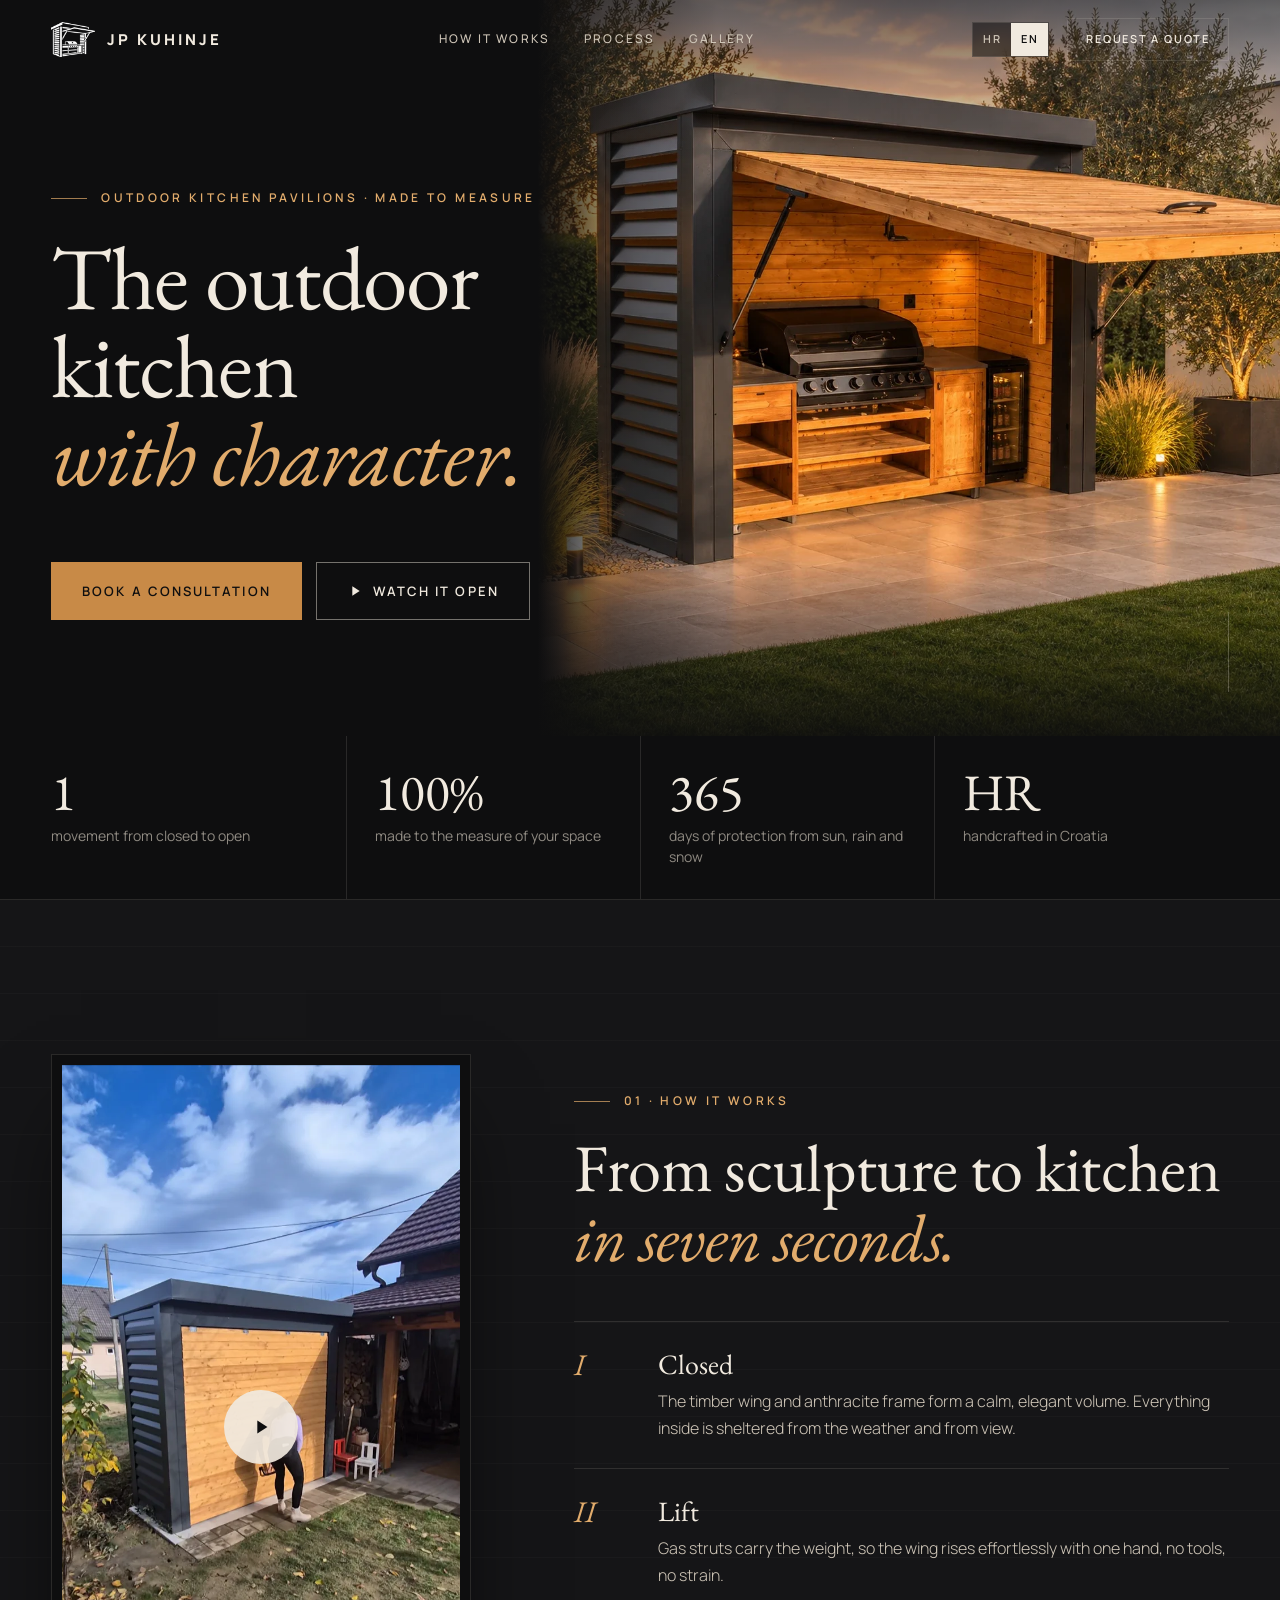
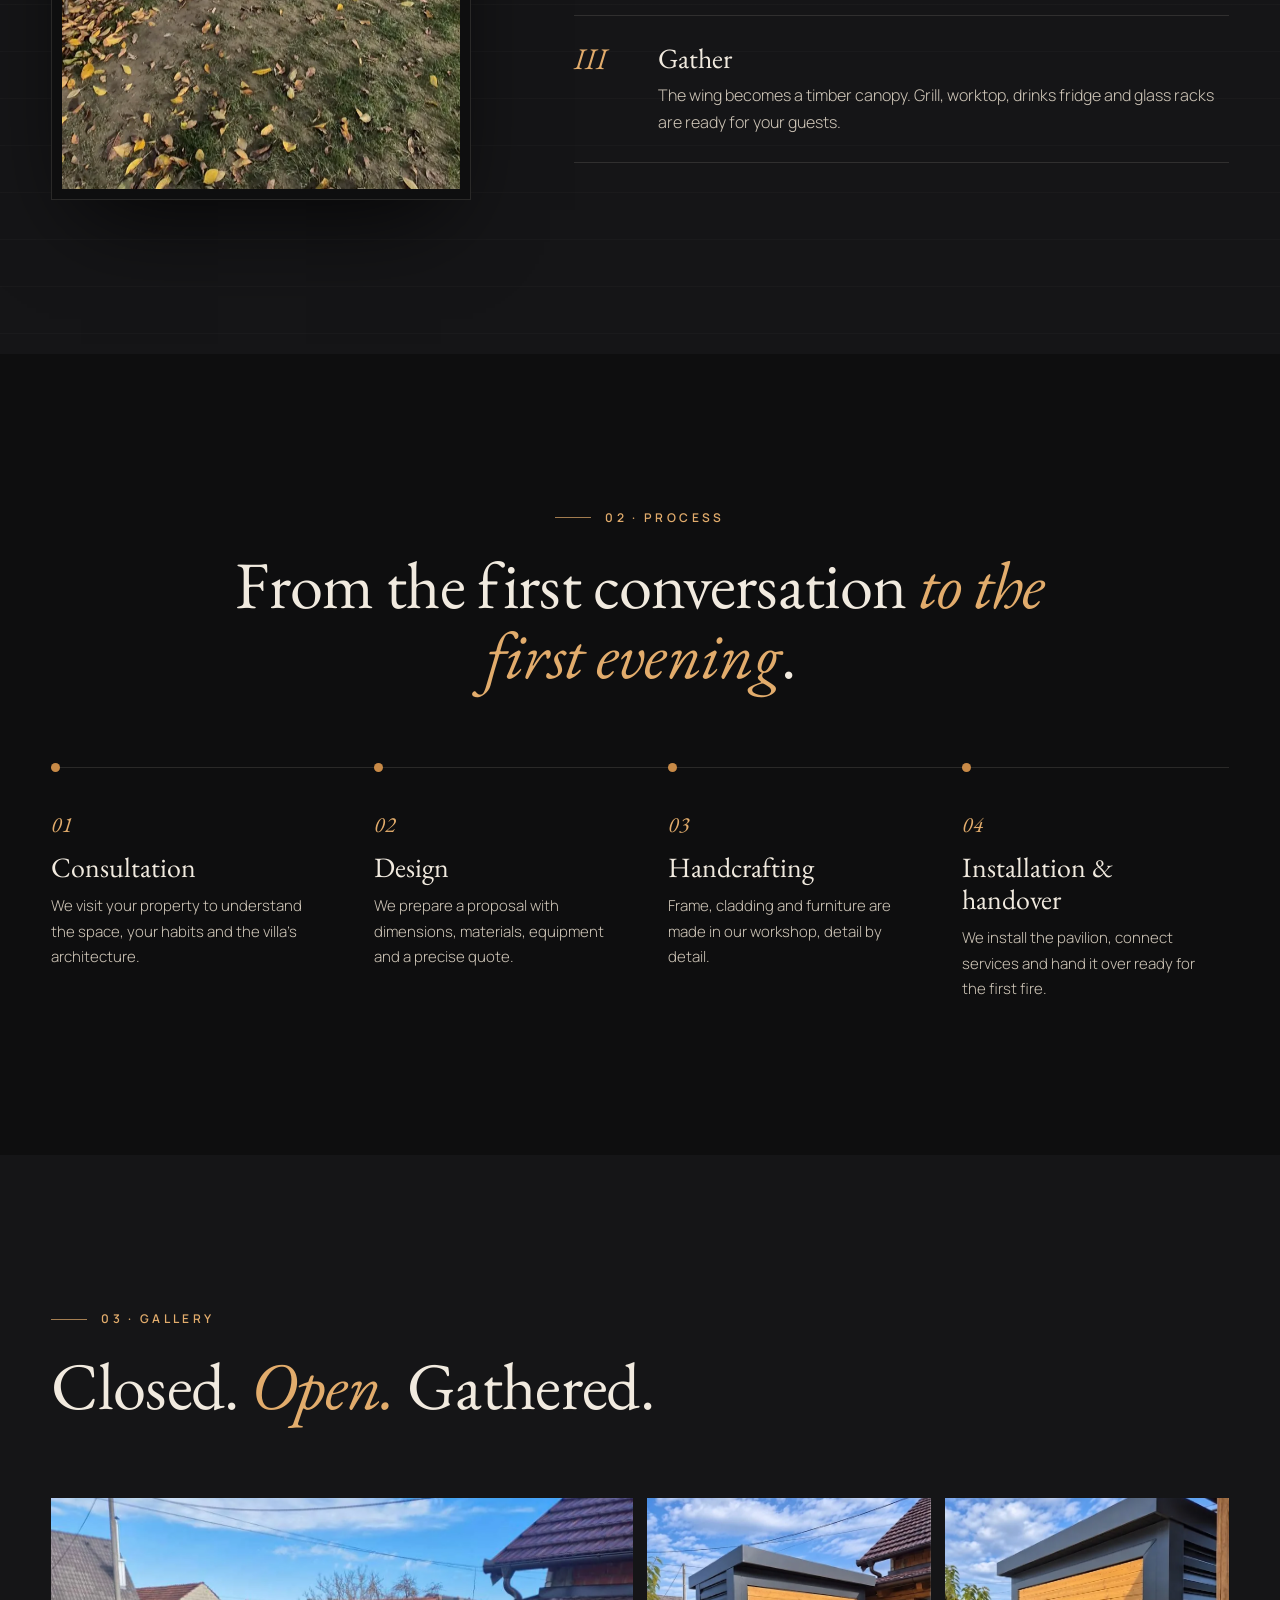
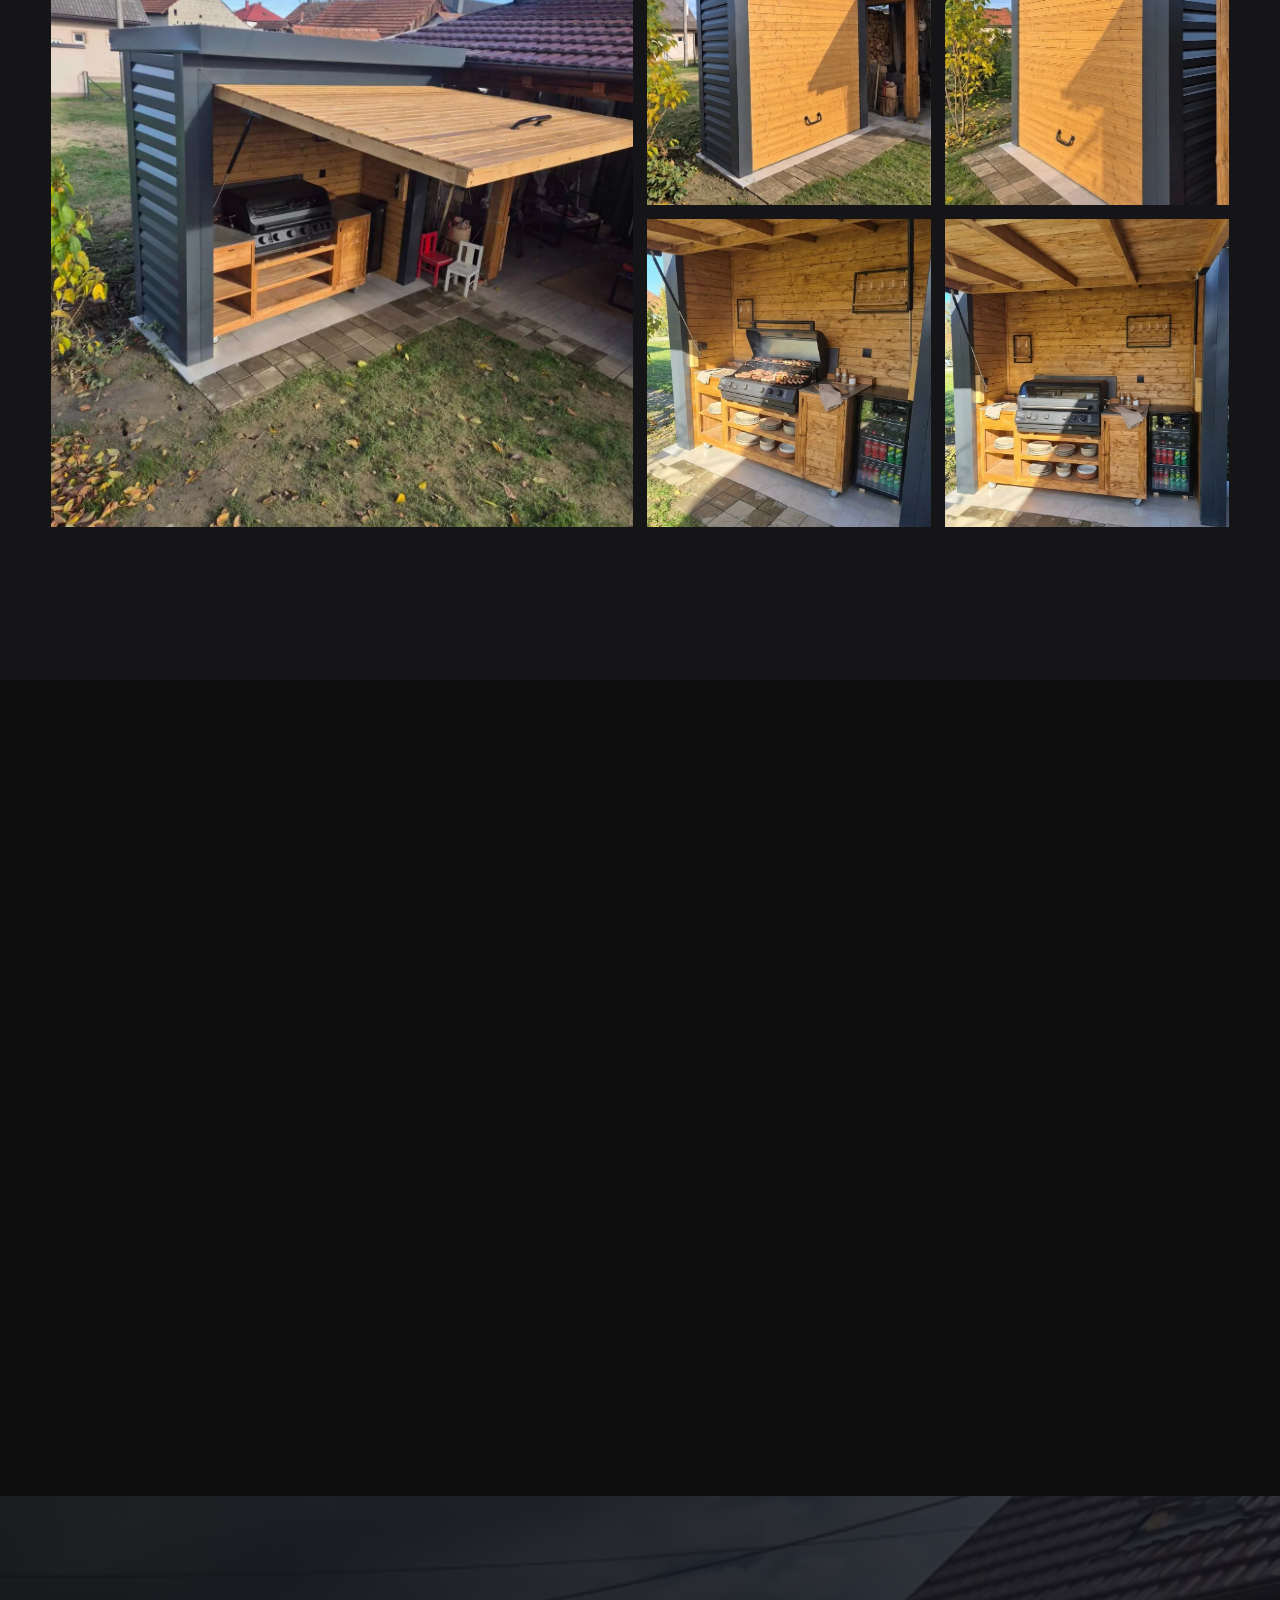
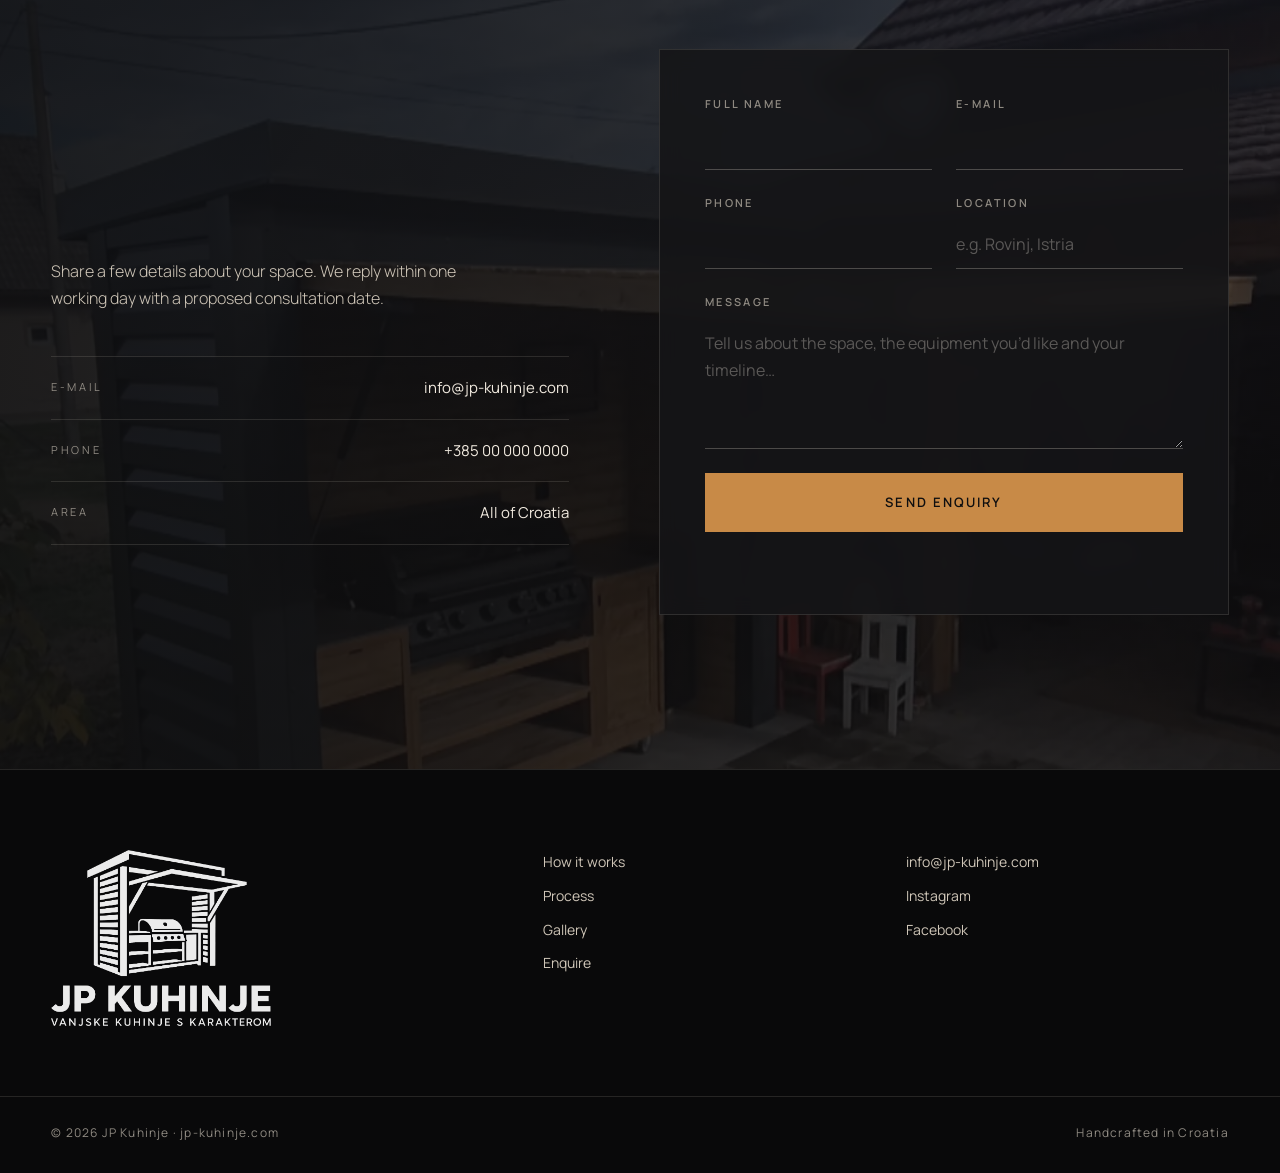
<file: index.html>
<!doctype html>
<html lang="hr" data-lang="hr">
<head>
<meta charset="utf-8">
<meta name="viewport" content="width=device-width, initial-scale=1">
<title>JP Kuhinje | Vanjske kuhinje s karakterom</title>
<meta name="description" content="Luksuzni vanjski kuhinjski paviljoni po mjeri za vile i privatne rezidencije. Antracit aluminij, prirodno drvo i premium roštilj. Zatvoreno elegantno, otvoreno u jednom pokretu.">
<link rel="canonical" href="https://jp-kuhinje.com/">
<meta name="theme-color" content="#0e0e0f">
<meta property="og:type" content="website">
<meta property="og:url" content="https://jp-kuhinje.com/">
<meta property="og:title" content="JP Kuhinje | Vanjske kuhinje s karakterom">
<meta property="og:description" content="Vanjski kuhinjski paviljoni po mjeri za vile i rezidencije.">
<meta property="og:image" content="https://jp-kuhinje.com/assets/img/og.jpg">
<meta property="og:locale" content="hr_HR">
<meta property="og:locale:alternate" content="en_GB">
<meta name="twitter:card" content="summary_large_image">
<link rel="icon" type="image/png" href="favicon.png">
<link rel="apple-touch-icon" href="apple-touch-icon.png">
<link rel="preconnect" href="https://fonts.googleapis.com">
<link rel="preconnect" href="https://fonts.gstatic.com" crossorigin>
<link href="https://fonts.googleapis.com/css2?family=EB+Garamond:ital,wght@0,400;0,500;1,400;1,500&family=Manrope:wght@300;400;500;600;700&display=swap" rel="stylesheet">
<link rel="preload" as="image" href="assets/img/hero-villa.webp">
<link rel="stylesheet" href="assets/css/style.css">
<script type="application/ld+json">
{
  "@context": "https://schema.org",
  "@type": "HomeAndConstructionBusiness",
  "name": "JP Kuhinje",
  "slogan": "Vanjske kuhinje s karakterom",
  "url": "https://jp-kuhinje.com/",
  "logo": "https://jp-kuhinje.com/assets/img/logo-full.png",
  "image": "https://jp-kuhinje.com/assets/img/og.jpg",
  "email": "info@jp-kuhinje.com",
  "areaServed": "HR"
}
</script>
</head>
<body>

<a class="skip" href="#main">Preskoči na sadržaj</a>

<!-- ============ HEADER ============ -->
<header class="nav" id="top">
  <div class="nav__inner">
    <a href="#top" class="brand" aria-label="JP Kuhinje, početna">
      <img src="assets/img/logo-icon.png" alt="" width="44" height="35">
      <span class="brand__name">JP KUHINJE</span>
    </a>
    <nav class="nav__links" aria-label="Glavna navigacija">
      <a href="#kako-radi"><span data-l="hr">Kako radi</span><span data-l="en">How it works</span></a>
      <a href="#proces"><span data-l="hr">Proces</span><span data-l="en">Process</span></a>
      <a href="#galerija"><span data-l="hr">Galerija</span><span data-l="en">Gallery</span></a>
    </nav>
    <div class="nav__right">
      <div class="lang" role="group" aria-label="Jezik / Language">
        <button type="button" data-set-lang="hr" aria-pressed="true">HR</button>
        <button type="button" data-set-lang="en" aria-pressed="false">EN</button>
      </div>
      <a href="#upit" class="btn btn--ghost btn--sm nav__cta"><span data-l="hr">Zatražite ponudu</span><span data-l="en">Request a quote</span></a>
      <button class="burger" type="button" aria-label="Izbornik" aria-expanded="false" aria-controls="mobile-menu"><span></span><span></span></button>
    </div>
  </div>
  <div class="mobile-menu" id="mobile-menu" hidden>
    <a href="#kako-radi"><span data-l="hr">Kako radi</span><span data-l="en">How it works</span></a>
    <a href="#proces"><span data-l="hr">Proces</span><span data-l="en">Process</span></a>
    <a href="#galerija"><span data-l="hr">Galerija</span><span data-l="en">Gallery</span></a>
    <a href="#upit" class="btn btn--wood"><span data-l="hr">Zatražite ponudu</span><span data-l="en">Request a quote</span></a>
  </div>
</header>

<main id="main">

<!-- ============ HERO ============ -->
<section class="hero">
  <div class="hero__media">
    <img src="assets/img/hero-villa.webp" alt="JP Kuhinje paviljon otvoren u vrtu moderne vile u sumrak" fetchpriority="high">
  </div>
  <div class="hero__shade"></div>
  <div class="hero__content wrap">
    <p class="eyebrow reveal"><span data-l="hr">Vanjski kuhinjski paviljoni · izrada po mjeri</span><span data-l="en">Outdoor kitchen pavilions · made to measure</span></p>
    <h1 class="hero__title reveal">
      <span data-l="hr">Vanjska kuhinja<br><em>s karakterom.</em></span>
      <span data-l="en">The outdoor kitchen<br><em>with character.</em></span>
    </h1>
    <div class="hero__actions reveal">
      <a href="#upit" class="btn btn--wood"><span data-l="hr">Rezervirajte konzultacije</span><span data-l="en">Book a consultation</span></a>
      <a href="#kako-radi" class="btn btn--line"><svg viewBox="0 0 24 24" width="16" height="16" aria-hidden="true"><path d="M8 5v14l11-7z" fill="currentColor"/></svg><span data-l="hr">Pogledajte kako se otvara</span><span data-l="en">Watch it open</span></a>
    </div>
  </div>
  <a href="#kako-radi" class="hero__scroll" aria-label="Pomakni dolje"><span></span></a>
</section>

<!-- ============ KEY FACTS ============ -->
<section class="facts" aria-label="Ključne činjenice">
  <div class="wrap stats">
    <div class="stat reveal"><strong data-count="1">1</strong><span data-l="hr">pokret od zatvorenog do otvorenog</span><span data-l="en">movement from closed to open</span></div>
    <div class="stat reveal"><strong data-count="100" data-suffix="%">100%</strong><span data-l="hr">izrada po mjeri vašeg prostora</span><span data-l="en">made to the measure of your space</span></div>
    <div class="stat reveal"><strong data-count="365">365</strong><span data-l="hr">dana zaštite od sunca, kiše i snijega</span><span data-l="en">days of protection from sun, rain and snow</span></div>
    <div class="stat reveal"><strong data-scramble="HR">HR</strong><span data-l="hr">ručna izrada u Hrvatskoj</span><span data-l="en">handcrafted in Croatia</span></div>
  </div>
</section>

<!-- ============ HOW IT WORKS (VIDEO) ============ -->
<section class="reveal-sec" id="kako-radi">
  <div class="wrap reveal-sec__grid">
    <div class="phone reveal">
      <video id="revealVideo" src="assets/video/reveal.mp4" poster="assets/img/video-poster.webp" muted playsinline loop preload="metadata" aria-label="Video: otvaranje paviljona"></video>
      <button class="phone__play" type="button" aria-label="Pokreni video"><svg viewBox="0 0 24 24" width="22" height="22" aria-hidden="true"><path d="M8 5v14l11-7z" fill="currentColor"/></svg></button>
    </div>
    <div class="reveal-sec__copy">
      <p class="eyebrow reveal"><span data-l="hr">01 · Kako radi</span><span data-l="en">01 · How it works</span></p>
      <h2 class="display reveal"><span data-l="hr">Od skulpture do kuhinje<br><em>u sedam sekundi.</em></span><span data-l="en">From sculpture to kitchen<br><em>in seven seconds.</em></span></h2>
      <ol class="steps">
        <li class="reveal">
          <span class="steps__n">I</span>
          <div><h3><span data-l="hr">Zatvoreno</span><span data-l="en">Closed</span></h3>
          <p><span data-l="hr">Drveno krilo i antracit okvir čine miran, elegantan volumen. Sve unutra je zaštićeno od vremenskih uvjeta i znatiželjnih pogleda.</span><span data-l="en">The timber wing and anthracite frame form a calm, elegant volume. Everything inside is sheltered from the weather and from view.</span></p></div>
        </li>
        <li class="reveal">
          <span class="steps__n">II</span>
          <div><h3><span data-l="hr">Podignite</span><span data-l="en">Lift</span></h3>
          <p><span data-l="hr">Plinski amortizeri preuzimaju težinu, pa se krilo podiže lagano, jednom rukom, bez alata i bez napora.</span><span data-l="en">Gas struts carry the weight, so the wing rises effortlessly with one hand, no tools, no strain.</span></p></div>
        </li>
        <li class="reveal">
          <span class="steps__n">III</span>
          <div><h3><span data-l="hr">Uživajte</span><span data-l="en">Gather</span></h3>
          <p><span data-l="hr">Krilo postaje drvena nadstrešnica. Roštilj, radna ploča, hladnjak za piće i stalci za čaše spremni su za goste.</span><span data-l="en">The wing becomes a timber canopy. Grill, worktop, drinks fridge and glass racks are ready for your guests.</span></p></div>
        </li>
      </ol>
    </div>
  </div>
</section>

<!-- ============ PROCESS ============ -->
<section class="process" id="proces">
  <div class="wrap">
    <div class="section-head section-head--center">
      <p class="eyebrow reveal"><span data-l="hr">02 · Proces</span><span data-l="en">02 · Process</span></p>
      <h2 class="display reveal"><span data-l="hr">Od prvog razgovora <em>do prve večeri</em>.</span><span data-l="en">From the first conversation <em>to the first evening</em>.</span></h2>
    </div>
    <div class="timeline">
      <div class="tl reveal"><span class="tl__n">01</span><h3><span data-l="hr">Konzultacije</span><span data-l="en">Consultation</span></h3><p><span data-l="hr">Dolazimo na lokaciju, upoznajemo prostor, vaše navike i arhitekturu vile.</span><span data-l="en">We visit your property to understand the space, your habits and the villa’s architecture.</span></p></div>
      <div class="tl reveal"><span class="tl__n">02</span><h3><span data-l="hr">Projekt</span><span data-l="en">Design</span></h3><p><span data-l="hr">Izrađujemo prijedlog s dimenzijama, materijalima, opremom i preciznom ponudom.</span><span data-l="en">We prepare a proposal with dimensions, materials, equipment and a precise quote.</span></p></div>
      <div class="tl reveal"><span class="tl__n">03</span><h3><span data-l="hr">Ručna izrada</span><span data-l="en">Handcrafting</span></h3><p><span data-l="hr">Konstrukcija, obloge i namještaj nastaju u našoj radionici, detalj po detalj.</span><span data-l="en">Frame, cladding and furniture are made in our workshop, detail by detail.</span></p></div>
      <div class="tl reveal"><span class="tl__n">04</span><h3><span data-l="hr">Montaža i predaja</span><span data-l="en">Installation &amp; handover</span></h3><p><span data-l="hr">Postavljamo paviljon, spajamo instalacije i predajemo ga spremnog za prvu vatru.</span><span data-l="en">We install the pavilion, connect services and hand it over ready for the first fire.</span></p></div>
    </div>
  </div>
</section>

<!-- ============ GALLERY ============ -->
<section class="gallery" id="galerija">
  <div class="wrap">
    <div class="section-head">
      <p class="eyebrow reveal"><span data-l="hr">03 · Galerija</span><span data-l="en">03 · Gallery</span></p>
      <h2 class="display reveal"><span data-l="hr">Zatvoreno. <em>Otvoreno.</em> Okupljeno.</span><span data-l="en">Closed. <em>Open.</em> Gathered.</span></h2>
    </div>
    <div class="gal">
      <button class="gal__item gal__item--tall reveal" data-full="assets/img/pavilion-open.webp"><img src="assets/img/pavilion-open.webp" alt="Otvoreni paviljon uz kuću" loading="lazy"></button>
      <button class="gal__item reveal" data-full="assets/img/closed-front.webp"><img src="assets/img/closed-front.webp" alt="Zatvoreni paviljon, pogled sprijeda" loading="lazy"></button>
      <button class="gal__item reveal" data-full="assets/img/closed-side.webp"><img src="assets/img/closed-side.webp" alt="Zatvoreni paviljon, bočni pogled na lamele" loading="lazy"></button>
      <button class="gal__item reveal" data-full="assets/img/interior-grill.webp"><img src="assets/img/interior-grill.webp" alt="Roštilj u upotrebi pod drvenom nadstrešnicom" loading="lazy"></button>
      <button class="gal__item reveal" data-full="assets/img/interior-closed.webp"><img src="assets/img/interior-closed.webp" alt="Unutrašnjost s posuđem, čašama i hladnjakom" loading="lazy"></button>
    </div>
  </div>
</section>

<!-- ============ FAQ ============ -->
<section class="faq">
  <div class="wrap faq__grid">
    <div class="section-head">
      <p class="eyebrow reveal"><span data-l="hr">04 · Pitanja</span><span data-l="en">04 · Questions</span></p>
      <h2 class="display reveal"><span data-l="hr">Sve što biste <em>željeli znati</em>.</span><span data-l="en">Everything you <em>may wish to know</em>.</span></h2>
    </div>
    <div class="faq__list">
      <details class="reveal"><summary><span data-l="hr">Je li paviljon otporan na vremenske uvjete?</span><span data-l="en">Is the pavilion weatherproof?</span></summary>
        <p><span data-l="hr">Da. Aluminijska obloga, ravni krov s okapnicom i zaštićeno drvo projektirani su za cjelogodišnji boravak na otvorenom, od jadranskog sunca do kontinentalne zime. Zatvoren, paviljon štiti svu opremu unutar sebe.</span><span data-l="en">Yes. The aluminium cladding, flat roof with drip edge and treated timber are designed to live outdoors all year round, from Adriatic sun to continental winter. Closed, the pavilion protects everything inside.</span></p></details>
      <details class="reveal"><summary><span data-l="hr">Trebam li građevinsku dozvolu?</span><span data-l="en">Do I need a building permit?</span></summary>
        <p><span data-l="hr">To ovisi o dimenzijama i lokalnim propisima. Tijekom konzultacija provjerit ćemo uvjete za vašu lokaciju i, po potrebi, surađivati s vašim arhitektom.</span><span data-l="en">That depends on the size and local regulations. During the consultation we check the requirements for your property and, where needed, coordinate with your architect.</span></p></details>
      <details class="reveal"><summary><span data-l="hr">Koliko traje izrada i montaža?</span><span data-l="en">How long do production and installation take?</span></summary>
        <p><span data-l="hr">Rok ovisi o veličini i opremi. Točan termin dobit ćete uz ponudu, a montaža na lokaciji u pravilu je gotova u kratkom roku jer paviljon pripremamo u radionici.</span><span data-l="en">Lead time depends on size and equipment. You receive an exact timeline with the quote; on-site installation is quick because the pavilion is prepared in our workshop.</span></p></details>
      <details class="reveal"><summary><span data-l="hr">Što je potrebno pripremiti na lokaciji?</span><span data-l="en">What needs to be prepared on site?</span></summary>
        <p><span data-l="hr">Ravna, nosiva podloga (betonska ploča ili popločenje) i priključak struje. Ako želite sudoper, i priključak vode. Sve ćemo dogovoriti unaprijed.</span><span data-l="en">A level, load-bearing base (concrete slab or paving) and a power supply, plus water if you would like a sink. We agree everything in advance.</span></p></details>
      <details class="reveal"><summary><span data-l="hr">Mogu li odabrati vlastiti roštilj i opremu?</span><span data-l="en">Can I choose my own grill and appliances?</span></summary>
        <p><span data-l="hr">Naravno. Paviljon prilagođavamo roštilju, hladnjaku i ostaloj opremi po vašem izboru ili vam preporučujemo provjerene modele.</span><span data-l="en">Of course. We build the pavilion around the grill, fridge and appliances of your choice, or recommend proven models.</span></p></details>
      <details class="reveal"><summary><span data-l="hr">Radite li izvan Hrvatske?</span><span data-l="en">Do you work outside Croatia?</span></summary>
        <p><span data-l="hr">Radimo diljem Hrvatske, od kontinenta do obale i otoka. Za projekte u inozemstvu javite nam se s lokacijom i rado ćemo razmotriti mogućnosti.</span><span data-l="en">We work throughout Croatia, from the mainland to the coast and islands. For projects abroad, send us your location and we will gladly look at the options.</span></p></details>
    </div>
  </div>
</section>

<!-- ============ CONTACT ============ -->
<section class="contact" id="upit">
  <div class="contact__media"><img src="assets/img/video-open.webp" alt="" loading="lazy"></div>
  <div class="contact__shade"></div>
  <div class="wrap contact__grid">
    <div class="contact__copy">
      <p class="eyebrow reveal"><span data-l="hr">05 · Upit</span><span data-l="en">05 · Enquire</span></p>
      <h2 class="display reveal"><span data-l="hr">Započnimo s <em>vašim</em> paviljonom.</span><span data-l="en">Let’s begin <em>your</em> pavilion.</span></h2>
      <p class="reveal"><span data-l="hr">Pošaljite nam nekoliko detalja o prostoru. Javljamo se unutar jednog radnog dana s prijedlogom termina za konzultacije.</span><span data-l="en">Share a few details about your space. We reply within one working day with a proposed consultation date.</span></p>
      <ul class="contact__info reveal">
        <li><span>E-mail</span><a href="mailto:info@jp-kuhinje.com">info@jp-kuhinje.com</a></li>
        <li><span data-l="hr">Telefon</span><span data-l="en">Phone</span><a href="tel:+385000000000">+385 00 000 0000</a></li>
        <li><span data-l="hr">Područje</span><span data-l="en">Area</span><em><span data-l="hr">Cijela Hrvatska</span><span data-l="en">All of Croatia</span></em></li>
      </ul>
    </div>
    <form class="form reveal" id="enquiry" novalidate>
      <div class="form__row">
        <label><span class="form__lbl"><span data-l="hr">Ime i prezime</span><span data-l="en">Full name</span></span><input name="name" autocomplete="name" required></label>
        <label><span class="form__lbl">E-mail</span><input name="email" type="email" autocomplete="email" required></label>
      </div>
      <div class="form__row">
        <label><span class="form__lbl"><span data-l="hr">Telefon</span><span data-l="en">Phone</span></span><input name="phone" type="tel" autocomplete="tel"></label>
        <label><span class="form__lbl"><span data-l="hr">Lokacija</span><span data-l="en">Location</span></span><input name="location" data-ph-hr="npr. Rovinj, Istra" data-ph-en="e.g. Rovinj, Istria" placeholder="npr. Rovinj, Istra"></label>
      </div>
      <label><span class="form__lbl"><span data-l="hr">Poruka</span><span data-l="en">Message</span></span><textarea name="message" rows="4" data-ph-hr="Recite nam nešto o prostoru, željenoj opremi i roku…" data-ph-en="Tell us about the space, the equipment you’d like and your timeline…" placeholder="Recite nam nešto o prostoru, željenoj opremi i roku…"></textarea></label>
      <button class="btn btn--wood btn--block" type="submit"><span data-l="hr">Pošaljite upit</span><span data-l="en">Send enquiry</span></button>
      <p class="form__note" role="status" aria-live="polite"></p>
    </form>
  </div>
</section>

</main>

<!-- ============ FOOTER ============ -->
<footer class="footer">
  <div class="wrap footer__grid">
    <div>
      <img src="assets/img/logo-full.png" alt="JP Kuhinje | Vanjske kuhinje s karakterom" class="footer__logo" width="220">
    </div>
    <nav aria-label="Footer">
      <a href="#kako-radi"><span data-l="hr">Kako radi</span><span data-l="en">How it works</span></a>
      <a href="#proces"><span data-l="hr">Proces</span><span data-l="en">Process</span></a>
      <a href="#galerija"><span data-l="hr">Galerija</span><span data-l="en">Gallery</span></a>
      <a href="#upit"><span data-l="hr">Upit</span><span data-l="en">Enquire</span></a>
    </nav>
    <div class="footer__contact">
      <a href="mailto:info@jp-kuhinje.com">info@jp-kuhinje.com</a>
      <a href="https://www.instagram.com/" rel="noopener" target="_blank">Instagram</a>
      <a href="https://www.facebook.com/" rel="noopener" target="_blank">Facebook</a>
    </div>
  </div>
  <div class="wrap footer__bottom">
    <span>© <span id="year">2026</span> JP Kuhinje · jp-kuhinje.com</span>
    <span><span data-l="hr">Ručno izrađeno u Hrvatskoj</span><span data-l="en">Handcrafted in Croatia</span></span>
  </div>
</footer>

<!-- Lightbox -->
<div class="lightbox" id="lightbox" hidden>
  <button class="lightbox__close" type="button" aria-label="Zatvori">×</button>
  <img alt="">
</div>

<script src="assets/js/main.js"></script>
</body>
</html>
</file>
<file: assets/css/style.css>
/* ==========================================================
   JP Kuhinje — Vanjske kuhinje s karakterom
   ========================================================== */
:root{
  --ink:#0e0e0f;
  --char:#151517;
  --stone:#1d1e21;
  --slate:#2a2c30;
  --cream:#f1eadf;
  --cream-2:#cfc6b8;
  --mute:#8f8a82;
  --wood:#c88a47;
  --wood-2:#e2ac6c;
  --line:rgba(241,234,223,.12);
  --serif:"EB Garamond", "Garamond", "Times New Roman", serif;
  --sans:"Manrope", system-ui, -apple-system, "Segoe UI", sans-serif;
  --ease:cubic-bezier(.2,.7,.1,1);
  --wrap:1280px;
  --gut:clamp(20px,4vw,56px);
}
*,*::before,*::after{box-sizing:border-box}
html{scroll-behavior:smooth;-webkit-text-size-adjust:100%}
body{margin:0;background:var(--ink);color:var(--cream);font-family:var(--sans);font-weight:400;font-size:16px;line-height:1.7;-webkit-font-smoothing:antialiased;overflow-x:hidden}
img,video{display:block;max-width:100%}
a{color:inherit;text-decoration:none}
button{font:inherit;color:inherit;cursor:pointer;background:none;border:0}
h1,h2,h3{margin:0;font-weight:400;line-height:1.15}
p{margin:0}
::selection{background:var(--wood);color:var(--ink)}

/* language switching */
html[data-lang="hr"] [data-l="en"],
html[data-lang="en"] [data-l="hr"]{display:none!important}

.skip{position:absolute;left:-9999px;top:0;background:var(--wood);color:var(--ink);padding:10px 16px;z-index:999}
.skip:focus{left:16px;top:16px}

.wrap{max-width:var(--wrap);margin:0 auto;padding:0 var(--gut)}

/* ---------- type ---------- */
.eyebrow{font-size:12px;letter-spacing:.28em;text-transform:uppercase;color:var(--wood-2);font-weight:600;display:flex;align-items:center;gap:14px}
.eyebrow::before{content:"";width:36px;height:1px;background:currentColor;opacity:.7}
.display{font-family:var(--serif);font-weight:400;font-size:clamp(38px,5.2vw,74px);line-height:1.05;letter-spacing:-.01em}
.display em,.hero__title em{font-style:italic;color:var(--wood-2)}

/* ---------- buttons ---------- */
.btn{display:inline-flex;align-items:center;justify-content:center;gap:10px;padding:17px 30px;font-size:13px;font-weight:600;letter-spacing:.16em;text-transform:uppercase;border:1px solid transparent;transition:background .35s var(--ease),color .35s var(--ease),border-color .35s var(--ease),transform .35s var(--ease)}
.btn--wood{background:var(--wood);color:var(--ink)}
.btn--wood:hover{background:var(--wood-2)}
.btn--line{border-color:rgba(241,234,223,.45);color:var(--cream)}
.btn--line:hover{border-color:var(--cream);background:rgba(241,234,223,.08)}
.btn--ghost{border-color:var(--line);color:var(--cream)}
.btn--ghost:hover{border-color:var(--wood);color:var(--wood-2)}
.btn--sm{padding:11px 18px;font-size:11px}
.btn--block{width:100%}
.btn:focus-visible,a:focus-visible,button:focus-visible,summary:focus-visible{outline:2px solid var(--wood-2);outline-offset:3px}

/* ---------- nav ---------- */
.nav{position:fixed;inset:0 0 auto;z-index:50;transition:background .4s var(--ease),border-color .4s var(--ease),backdrop-filter .4s}
.nav__inner{max-width:1440px;margin:0 auto;padding:18px var(--gut);display:flex;align-items:center;justify-content:space-between;gap:24px;border-bottom:1px solid transparent;transition:padding .4s var(--ease)}
.nav.is-scrolled{background:rgba(14,14,15,.82);backdrop-filter:blur(14px);-webkit-backdrop-filter:blur(14px)}
.nav.is-scrolled .nav__inner{padding-top:12px;padding-bottom:12px;border-color:var(--line)}
.brand{display:flex;align-items:center;gap:12px}
.brand img{width:44px;height:auto}
.brand__name{font-weight:800;font-size:15px;letter-spacing:.2em}
.nav__links{display:flex;gap:34px}
.nav__links a{font-size:12px;letter-spacing:.18em;text-transform:uppercase;font-weight:500;color:var(--cream-2);position:relative;padding:6px 0;transition:color .3s}
.nav__links a::after{content:"";position:absolute;left:0;bottom:0;height:1px;width:100%;background:var(--wood);transform:scaleX(0);transform-origin:right;transition:transform .4s var(--ease)}
.nav__links a:hover{color:var(--cream)}
.nav__links a:hover::after{transform:scaleX(1);transform-origin:left}
.nav__right{display:flex;align-items:center;gap:18px}
.lang{display:flex;border:1px solid var(--line);background:rgba(14,14,15,.55);backdrop-filter:blur(6px);-webkit-backdrop-filter:blur(6px)}
.lang button{font-size:11px;font-weight:600;letter-spacing:.14em;padding:7px 10px;color:var(--cream-2);transition:color .3s,background .3s}
.lang button[aria-pressed="true"]{color:var(--ink);background:var(--cream)}
.burger{display:none;width:40px;height:40px;position:relative}
.burger span{position:absolute;left:9px;right:9px;height:1.5px;background:var(--cream);transition:transform .35s var(--ease),top .35s var(--ease)}
.burger span:first-child{top:15px}.burger span:last-child{top:24px}
.burger[aria-expanded="true"] span:first-child{top:19.5px;transform:rotate(45deg)}
.burger[aria-expanded="true"] span:last-child{top:19.5px;transform:rotate(-45deg)}
.mobile-menu{display:flex;flex-direction:column;gap:6px;padding:10px var(--gut) 28px;background:rgba(14,14,15,.97);border-bottom:1px solid var(--line)}
.mobile-menu[hidden]{display:none}
.mobile-menu a:not(.btn){font-family:var(--serif);font-size:30px;padding:6px 0;border-bottom:1px solid var(--line)}
.mobile-menu .btn{margin-top:18px}

/* ---------- hero ---------- */
.hero{position:relative;min-height:calc(100svh - var(--facts-h,150px));display:flex;align-items:stretch;overflow:hidden;isolation:isolate}
.hero__media{position:absolute;inset:0 0 0 42%;z-index:-2;overflow:hidden}
.hero__media img{width:100%;height:100%;object-fit:cover;object-position:38% 50%;transform:scale(1.08);animation:heroZoom 14s var(--ease) forwards}
@keyframes heroZoom{to{transform:scale(1)}}
.hero{background:var(--ink)}
.hero__shade{position:absolute;inset:0;z-index:-1;background:
  linear-gradient(180deg,rgba(14,14,15,.6) 0%,rgba(14,14,15,0) 22%,rgba(14,14,15,0) 78%,rgba(14,14,15,.9) 100%),
  linear-gradient(90deg,var(--ink) 42%,rgba(14,14,15,.45) 47%,rgba(14,14,15,0) 56%)}
.hero__content{display:flex;flex-direction:column;justify-content:center;min-height:calc(100svh - var(--facts-h,150px))}
.hero__content > *{max-width:540px}
.hero__content{width:100%;padding-bottom:clamp(32px,5svh,56px);padding-top:clamp(90px,13svh,120px)}
.hero__title{font-family:var(--serif);font-size:clamp(48px,min(7vw,11svh),108px);line-height:.98;letter-spacing:-.015em;margin:26px 0 28px;max-width:11ch}
.hero__actions{display:flex;flex-wrap:wrap;gap:14px;margin-top:clamp(24px,4svh,40px)}
.hero__content > .hero__actions{max-width:none}
.hero__scroll{position:absolute;right:var(--gut);bottom:44px;width:1px;height:80px;background:rgba(241,234,223,.25);overflow:hidden}
.hero__scroll span{position:absolute;left:0;top:-40%;width:1px;height:40%;background:var(--wood-2);animation:scrollLine 2.4s var(--ease) infinite}
@keyframes scrollLine{to{top:110%}}

/* ---------- key facts strip ---------- */
.facts{background:var(--ink);border-bottom:1px solid var(--line)}
.stats{display:grid;grid-template-columns:repeat(4,1fr)}
.stat{padding:30px 24px 32px 0;display:flex;flex-direction:column;gap:8px;color:var(--mute);font-size:14px;line-height:1.5}
.stat + .stat{padding-left:28px;border-left:1px solid var(--line)}
.stat strong{font-family:var(--serif);font-weight:400;font-variant-numeric:lining-nums tabular-nums;font-size:clamp(40px,4vw,58px);line-height:1;color:var(--cream)}

/* ---------- reveal / video section ---------- */
.reveal-sec{padding:clamp(90px,12vw,160px) 0;background:var(--char);position:relative;overflow:hidden}
.reveal-sec::before{content:"";position:absolute;inset:0;background:repeating-linear-gradient(180deg,transparent 0 46px,rgba(241,234,223,.025) 46px 47px);pointer-events:none}
.reveal-sec__grid{display:grid;grid-template-columns:minmax(280px,420px) 1fr;gap:clamp(48px,8vw,120px);align-items:center;position:relative}
.phone{position:relative;aspect-ratio:9/16;border:1px solid var(--line);padding:10px;background:var(--ink);box-shadow:0 40px 90px -30px rgba(0,0,0,.8)}
.phone::after{content:"";position:absolute;inset:-22px 22px 22px -22px;border:1px solid rgba(200,138,71,.35);z-index:-1}
.phone video{width:100%;height:100%;object-fit:cover;background:#000}
.phone__play{position:absolute;left:50%;top:50%;transform:translate(-50%,-50%);width:74px;height:74px;border-radius:50%;background:rgba(241,234,223,.92);color:var(--ink);display:grid;place-items:center;transition:transform .35s var(--ease),opacity .35s}
.phone__play:hover{transform:translate(-50%,-50%) scale(1.07)}
.phone.is-playing .phone__play{opacity:0;pointer-events:none}
.reveal-sec__copy .display{margin:22px 0 48px}
.steps{list-style:none;margin:0;padding:0;display:grid}
.steps li{display:grid;grid-template-columns:64px 1fr;gap:20px;padding:26px 0;border-top:1px solid var(--line)}
.steps li:last-child{border-bottom:1px solid var(--line)}
.steps__n{font-family:var(--serif);font-style:italic;font-size:30px;color:var(--wood-2);line-height:1.1}
.steps h3{font-family:var(--serif);font-size:28px;line-height:1.2;margin-bottom:6px}
.steps p{color:var(--cream-2);font-weight:300}

/* ---------- section heads ---------- */
.section-head{display:grid;gap:22px;margin-bottom:clamp(50px,6vw,80px);max-width:820px}
.section-head--center{margin-left:auto;margin-right:auto;text-align:center;justify-items:center}
.section-head__lead{color:var(--cream-2);font-weight:300;font-size:17px;max-width:600px}
/* ---------- gallery ---------- */
.gallery{padding:clamp(90px,12vw,160px) 0;background:var(--char)}
.gal{display:grid;grid-template-columns:repeat(4,1fr);grid-auto-rows:clamp(200px,24vw,340px);gap:14px}
.gal__item{position:relative;overflow:hidden;padding:0;background:var(--stone)}
.gal__item img{width:100%;height:100%;object-fit:cover;transition:transform 1.2s var(--ease),filter .6s}
.gal__item:hover img{transform:scale(1.05)}
.gal__item::after{content:"+";position:absolute;right:16px;bottom:12px;font-size:26px;font-weight:200;color:var(--cream);opacity:0;transition:opacity .4s}
.gal__item:hover::after{opacity:1}
.gal__item--tall{grid-column:span 2;grid-row:span 2}
.gal__item:nth-child(4),.gal__item:nth-child(5){grid-column:span 1}

/* ---------- process ---------- */
.process{padding:clamp(90px,12vw,160px) 0;background:var(--ink)}
.timeline{display:grid;grid-template-columns:repeat(4,1fr);border-top:1px solid var(--line);position:relative}
.tl{padding:38px 28px 0 0;position:relative}
.tl::before{content:"";position:absolute;top:-5px;left:0;width:9px;height:9px;border-radius:50%;background:var(--wood)}
.tl + .tl{padding-left:28px}
.tl + .tl::before{left:28px}
.tl__n{font-family:var(--serif);font-style:italic;font-size:22px;color:var(--wood-2)}
.tl h3{font-family:var(--serif);font-size:28px;margin:8px 0 10px}
.tl p{color:var(--cream-2);font-weight:300;font-size:15px}

/* ---------- faq ---------- */
.faq{padding:clamp(90px,12vw,160px) 0;background:var(--ink)}
.faq__grid{display:grid;grid-template-columns:5fr 7fr;gap:clamp(40px,6vw,100px);align-items:start}
.faq__grid .section-head{position:sticky;top:120px}
.faq__list details{border-top:1px solid var(--line)}
.faq__list details:last-child{border-bottom:1px solid var(--line)}
.faq__list summary{list-style:none;cursor:pointer;padding:26px 44px 26px 0;font-family:var(--serif);font-size:clamp(21px,1.9vw,26px);line-height:1.3;position:relative}
.faq__list summary::-webkit-details-marker{display:none}
.faq__list summary::after{content:"";position:absolute;right:6px;top:50%;width:14px;height:14px;margin-top:-7px;background:
  linear-gradient(var(--wood-2),var(--wood-2)) center/14px 1px no-repeat,
  linear-gradient(var(--wood-2),var(--wood-2)) center/1px 14px no-repeat;transition:transform .4s var(--ease)}
.faq__list details[open] summary::after{transform:rotate(45deg)}
.faq__list details p{padding:0 44px 28px 0;color:var(--cream-2);font-weight:300}

/* ---------- contact ---------- */
.contact{position:relative;padding:clamp(90px,12vw,160px) 0;overflow:hidden;isolation:isolate}
.contact__media{position:absolute;inset:0;z-index:-2}
.contact__media img{width:100%;height:100%;object-fit:cover;object-position:50% 40%;filter:grayscale(.2)}
.contact__shade{position:absolute;inset:0;z-index:-1;background:linear-gradient(90deg,rgba(14,14,15,.93) 0%,rgba(14,14,15,.86) 50%,rgba(14,14,15,.75) 100%)}
.contact__grid{display:grid;grid-template-columns:1fr 1.1fr;gap:clamp(40px,7vw,110px);align-items:start}
.contact__copy .display{margin:22px 0 26px}
.contact__copy > p{color:var(--cream-2);font-weight:300;max-width:440px}
.contact__info{list-style:none;padding:0;margin:44px 0 0;display:grid;gap:0}
.contact__info li{display:flex;justify-content:space-between;gap:20px;padding:18px 0;border-top:1px solid var(--line);font-size:15px}
.contact__info li:last-child{border-bottom:1px solid var(--line)}
.contact__info li > span{font-size:11px;letter-spacing:.24em;text-transform:uppercase;color:var(--mute);align-self:center}
.contact__info a,.contact__info em{font-style:normal;color:var(--cream)}
.contact__info a:hover{color:var(--wood-2)}
.form{background:rgba(21,21,23,.88);backdrop-filter:blur(10px);-webkit-backdrop-filter:blur(10px);border:1px solid var(--line);padding:clamp(28px,3.5vw,52px);display:grid;gap:24px}
.form__row{display:grid;grid-template-columns:1fr 1fr;gap:24px}
.form label{display:grid;gap:8px}
.form__lbl{font-size:11px;letter-spacing:.22em;text-transform:uppercase;color:var(--mute);font-weight:600}
.form input:not([type=radio]),.form textarea{width:100%;background:transparent;border:0;border-bottom:1px solid rgba(241,234,223,.25);color:var(--cream);font:inherit;font-size:16px;padding:10px 0;border-radius:0;transition:border-color .3s;resize:vertical}
.form input::placeholder,.form textarea::placeholder{color:rgba(241,234,223,.32)}
.form input:focus,.form textarea:focus{outline:none;border-color:var(--wood)}
.form .is-invalid{border-color:#d0715a!important}
.form__note{font-size:14px;color:var(--wood-2);min-height:1em}

/* ---------- footer ---------- */
.footer{background:#09090a;padding:80px 0 30px;border-top:1px solid var(--line)}
.footer__grid{display:grid;grid-template-columns:1.4fr 1fr 1fr;gap:40px;align-items:start}
.footer__logo{width:220px;height:auto;opacity:.92}
.footer nav,.footer__contact{display:grid;gap:10px;font-size:14px;color:var(--cream-2)}
.footer nav a:hover,.footer__contact a:hover{color:var(--wood-2)}
.footer__bottom{display:flex;justify-content:space-between;gap:20px;flex-wrap:wrap;margin-top:70px;padding-top:26px;border-top:1px solid var(--line);font-size:12px;letter-spacing:.1em;color:var(--mute)}

/* ---------- lightbox ---------- */
.lightbox{position:fixed;inset:0;z-index:100;background:rgba(9,9,10,.95);display:grid;place-items:center;padding:4vw;animation:fade .35s var(--ease)}
.lightbox[hidden]{display:none}
.lightbox img{max-height:90vh;max-width:100%;object-fit:contain;box-shadow:0 30px 80px rgba(0,0,0,.6)}
.lightbox__close{position:absolute;top:18px;right:24px;font-size:44px;font-weight:200;line-height:1}
@keyframes fade{from{opacity:0}}

/* ---------- scroll reveal ---------- */
.js .reveal{opacity:0;transform:translateY(28px);transition:opacity 1.1s var(--ease),transform 1.1s var(--ease)}
.js .reveal.is-in{opacity:1;transform:none}

/* ---------- responsive ---------- */
@media (max-width:1180px) and (min-width:861px){
  .hero__media{left:48%}
  .hero__shade{background:linear-gradient(180deg,rgba(14,14,15,.6) 0%,rgba(14,14,15,0) 22%,rgba(14,14,15,0) 78%,rgba(14,14,15,.9) 100%),linear-gradient(90deg,var(--ink) 48%,rgba(14,14,15,.45) 52%,rgba(14,14,15,0) 60%)}
  .hero__content > *{max-width:430px}
  .hero__title{font-size:clamp(52px,7vw,80px)}
}
@media (max-width:1080px){
  .nav__links{display:none}
  .burger{display:block}
  .timeline{grid-template-columns:1fr 1fr;border-top:0}
  .tl,.tl + .tl{padding:30px 24px 30px 0;border-top:1px solid var(--line)}
  .tl::before,.tl + .tl::before{left:0}
}
@media (max-width:860px){
  .hero__media{inset:0 0 auto 0;height:46svh}
  .hero__media img{object-position:44% 50%;animation:none;transform:none}
  .hero__shade{background:linear-gradient(180deg,rgba(14,14,15,.55) 0%,rgba(14,14,15,0) 14%,rgba(14,14,15,0) 30%,var(--ink) 46%)}
  .hero__content{padding-top:44svh;padding-bottom:30px}
  .hero .eyebrow::before{display:none}
  .phone::after{inset:-14px 14px 14px -14px}
  .hero__content{justify-content:flex-end}
  .stat{padding:26px 14px 28px 0;font-size:12.5px}
  .stat + .stat{padding-left:16px}
  .reveal-sec__grid{grid-template-columns:1fr}
  .phone{max-width:340px;margin:0 auto}
  .faq__grid,.contact__grid{grid-template-columns:1fr}
  .faq__grid .section-head{position:static}
  .gal{grid-template-columns:1fr 1fr;grid-auto-rows:clamp(180px,44vw,320px)}
  .footer__grid{grid-template-columns:1fr 1fr}
  .footer__grid > div:first-child{grid-column:1/-1}
}
@media (max-width:600px){
  .nav__cta{display:none}
  .brand__name{font-size:13px;letter-spacing:.16em}
  .brand img{width:36px}
  .hero__actions .btn{width:100%}
  .timeline{grid-template-columns:1fr}
  .form__row{grid-template-columns:1fr}
  .gal{grid-template-columns:1fr;grid-auto-rows:auto}
  .gal__item,.gal__item--tall{grid-column:auto;grid-row:auto;aspect-ratio:4/5}
  .stats{grid-template-columns:repeat(4,1fr)}
  .stat{padding:16px 6px 18px 0;font-size:10.5px;line-height:1.35;gap:6px}
  .stat + .stat{padding-left:8px}
  .stat strong{font-size:28px}
  .hero__title{font-size:44px;margin:16px 0 0}
  .hero__media{height:42svh}
  .hero__content{padding-top:40svh}
  .hero__actions{margin-top:24px;gap:10px}
  .hero__actions .btn{padding:14px 20px}
  .hero__scroll{display:none}
}
@media (max-width:600px) and (max-height:740px){
  .hero .eyebrow{display:none}
  .hero__title{font-size:38px}
  .hero__actions .btn{padding:12px 18px}
}
@media (prefers-reduced-motion:reduce){
  *,*::before,*::after{animation:none!important;transition:none!important;scroll-behavior:auto!important}
  .js .reveal{opacity:1;transform:none}
}
</file>
